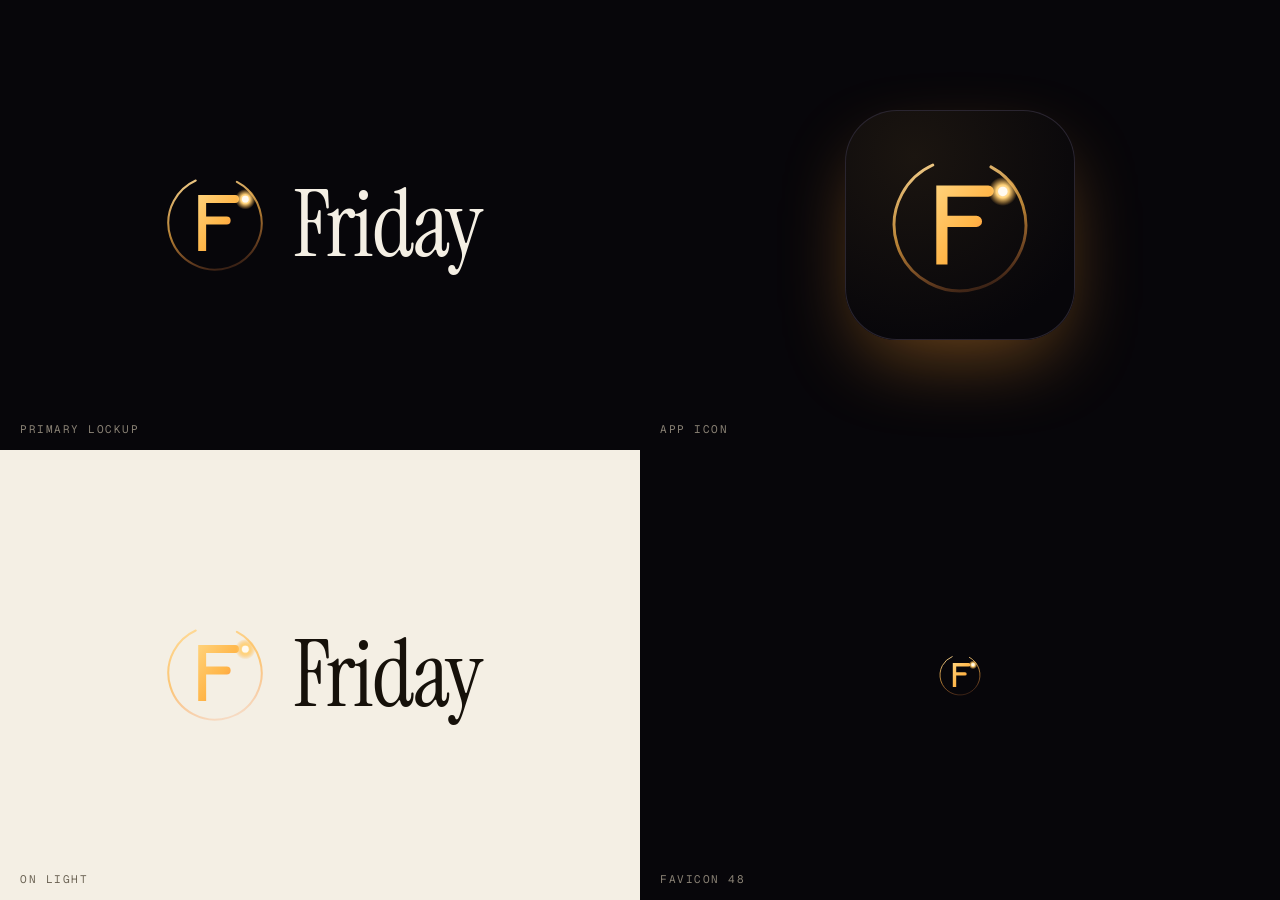
<file: brand/sheet.html>
<!doctype html><meta charset="utf-8">
<link href="https://fonts.googleapis.com/css2?family=Instrument+Serif:ital@0;1&family=Geist+Mono&display=swap" rel="stylesheet">
<style>
body{margin:0;background:#07060a;color:#f4efe4;display:grid;grid-template-columns:1fr 1fr;gap:0;font-family:"Geist Mono",monospace}
.c{height:450px;display:grid;place-items:center;position:relative}
.c small{position:absolute;left:20px;bottom:14px;font-size:11px;letter-spacing:.14em;color:#8a8275}
.lock{display:flex;align-items:center;gap:22px}
.lock svg{width:112px;height:112px}
.word{font:400 92px/1 "Instrument Serif",serif;letter-spacing:-.02em}
.light{background:#f4efe4;color:#16110a}
.icon{width:230px;height:230px;border-radius:52px;background:radial-gradient(120% 120% at 30% 20%,#1b1510,#07060a 70%);display:grid;place-items:center;box-shadow:0 30px 80px -20px rgba(255,160,50,.45),inset 0 0 0 1px #2a2530}
.icon svg{width:158px;height:158px}
.mono svg{width:160px;height:160px}
.mono path{fill:#16110a}.mono circle{fill:none;stroke:#16110a;stroke-width:2.2}
</style>
<div class="c"><div class="lock"><div id="m1"></div><span class="word">Friday</span></div><small>PRIMARY LOCKUP</small></div>
<div class="c"><div class="icon" id="m2"></div><small>APP ICON</small></div>
<div class="c light"><div class="lock"><div id="m3"></div><span class="word" style="color:#16110a">Friday</span></div><small style="color:#6b6354">ON LIGHT</small></div>
<div class="c"><div style="width:48px;height:48px" id="m4"></div><small>FAVICON 48</small></div>
<script>
fetch("mark.svg").then(r=>r.text()).then(t=>{
  for(const i of [1,2,3,4]){const d=document.getElementById("m"+i);d.innerHTML=t.replace(/id="(g|r|o)"/g,`id="$1${i}"`).replace(/url\(#(g|r|o)\)/g,`url(#$1${i})`);}
  document.querySelector("#m4 svg").style.cssText="width:48px;height:48px";
  document.documentElement.dataset.ready=1;
});
</script>
</file>
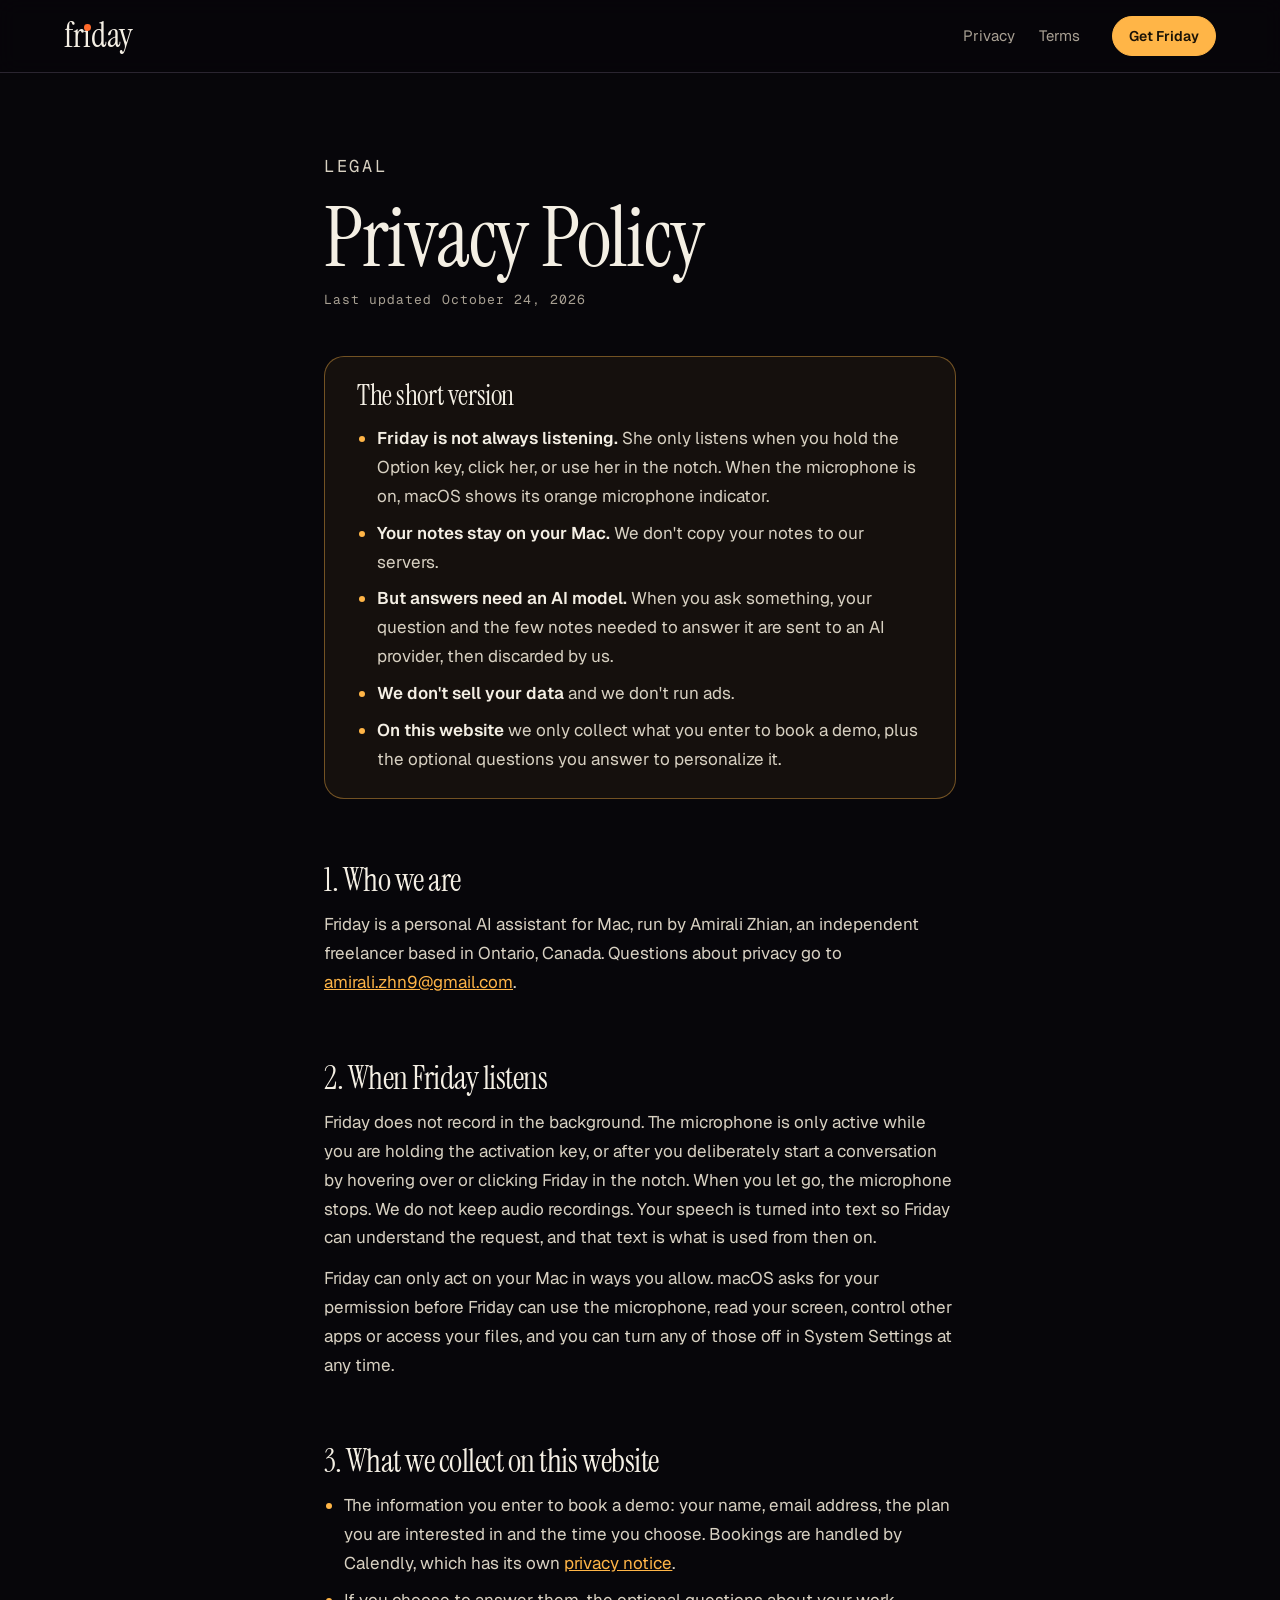
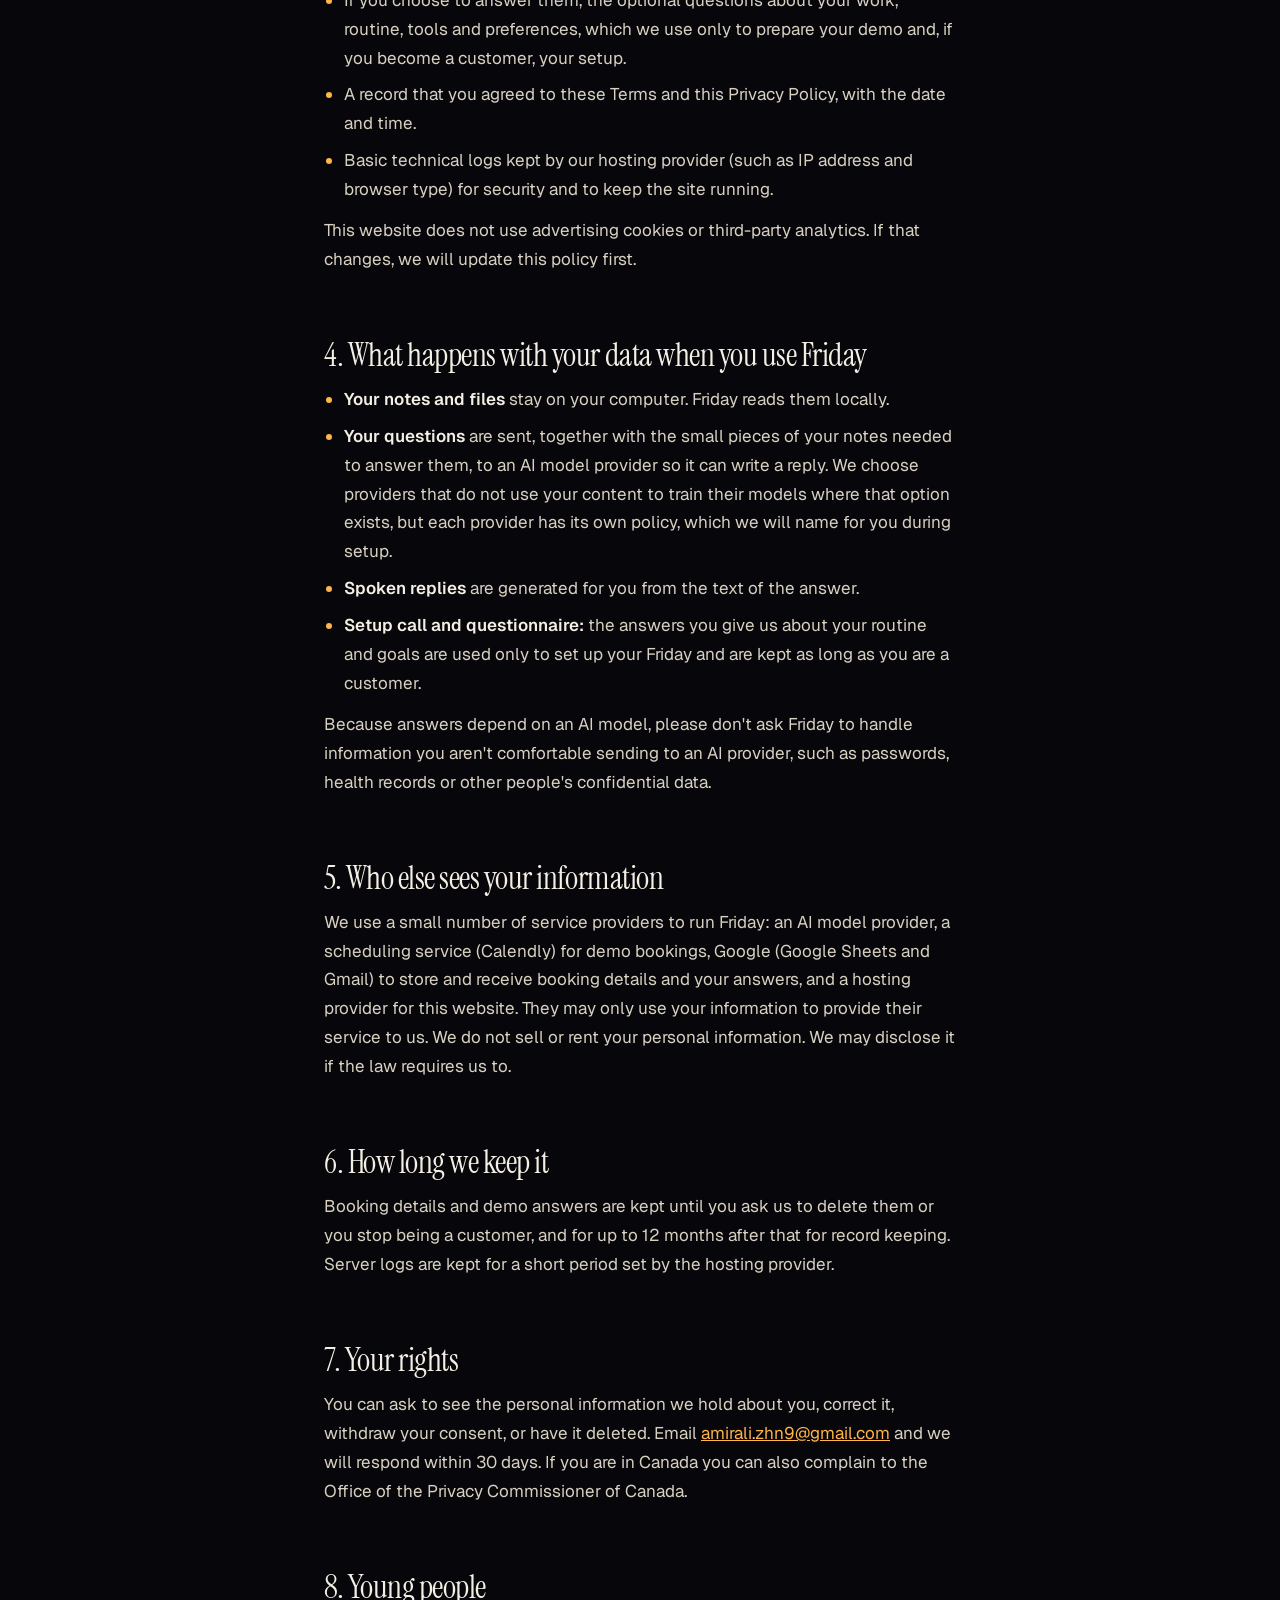
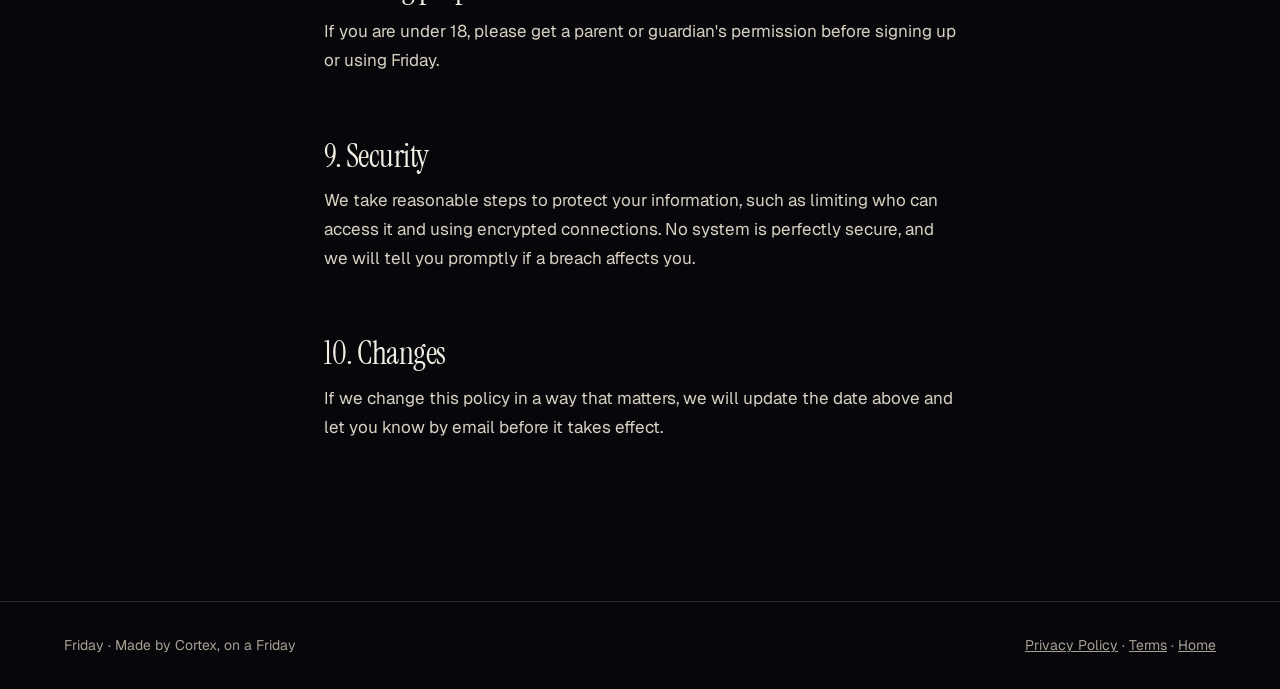
<file: site/privacy.html>
<!doctype html>
<html lang="en">
<head>
  <meta charset="utf-8">
  <meta name="viewport" content="width=device-width, initial-scale=1">
  <title>Privacy Policy · Friday</title>
  <meta name="description" content="How Friday handles your data, plainly. She is not always listening.">
  <meta name="theme-color" content="#07060a">
  <link rel="icon" href="favicon.svg" type="image/svg+xml">
  <link rel="preconnect" href="https://fonts.googleapis.com">
  <link rel="preconnect" href="https://fonts.gstatic.com" crossorigin>
  <link href="https://fonts.googleapis.com/css2?family=Instrument+Serif:ital@0;1&family=Geist:wght@400;600&family=Geist+Mono:wght@400&display=swap" rel="stylesheet">
  <link rel="stylesheet" href="styles.css">
</head>
<body class="legal">
  <header class="nav solid">
    <a class="brand" href="index.html" aria-label="Friday home"><span class="wm">fr<span class="ii">ı</span>day</span></a>
    <nav aria-label="Legal"><a href="privacy.html">Privacy</a><a href="terms.html">Terms</a></nav>
    <a class="btn btn-sm" href="index.html#join">Get Friday</a>
  </header>
  <main class="doc" id="main">
    <p class="kicker">Legal</p>
    <h1>Privacy Policy</h1>
    <p class="updated">Last updated October 24, 2026</p>

    <div class="short">
      <h2>The short version</h2>
      <ul>
        <li><b>Friday is not always listening.</b> She only listens when you hold the Option key, click her, or use her in the notch. When the microphone is on, macOS shows its orange microphone indicator.</li>
        <li><b>Your notes stay on your Mac.</b> We don't copy your notes to our servers.</li>
        <li><b>But answers need an AI model.</b> When you ask something, your question and the few notes needed to answer it are sent to an AI provider, then discarded by us.</li>
        <li><b>We don't sell your data</b> and we don't run ads.</li>
        <li><b>On this website</b> we only collect what you enter to book a demo, plus the optional questions you answer to personalize it.</li>
      </ul>
    </div>

    <h2>1. Who we are</h2>
    <p>Friday is a personal AI assistant for Mac, run by Amirali Zhian, an independent freelancer based in Ontario, Canada. Questions about privacy go to <a href="mailto:amirali.zhn9@gmail.com">amirali.zhn9@gmail.com</a>.</p>

    <h2>2. When Friday listens</h2>
    <p>Friday does not record in the background. The microphone is only active while you are holding the activation key, or after you deliberately start a conversation by hovering over or clicking Friday in the notch. When you let go, the microphone stops. We do not keep audio recordings. Your speech is turned into text so Friday can understand the request, and that text is what is used from then on.</p>
    <p>Friday can only act on your Mac in ways you allow. macOS asks for your permission before Friday can use the microphone, read your screen, control other apps or access your files, and you can turn any of those off in System Settings at any time.</p>

    <h2>3. What we collect on this website</h2>
    <ul>
      <li>The information you enter to book a demo: your name, email address, the plan you are interested in and the time you choose. Bookings are handled by Calendly, which has its own <a href="https://calendly.com/legal/privacy-notice" target="_blank" rel="noopener">privacy notice</a>.</li>
      <li>If you choose to answer them, the optional questions about your work, routine, tools and preferences, which we use only to prepare your demo and, if you become a customer, your setup.</li>
      <li>A record that you agreed to these Terms and this Privacy Policy, with the date and time.</li>
      <li>Basic technical logs kept by our hosting provider (such as IP address and browser type) for security and to keep the site running.</li>
    </ul>
    <p>This website does not use advertising cookies or third-party analytics. If that changes, we will update this policy first.</p>

    <h2>4. What happens with your data when you use Friday</h2>
    <ul>
      <li><b>Your notes and files</b> stay on your computer. Friday reads them locally.</li>
      <li><b>Your questions</b> are sent, together with the small pieces of your notes needed to answer them, to an AI model provider so it can write a reply. We choose providers that do not use your content to train their models where that option exists, but each provider has its own policy, which we will name for you during setup.</li>
      <li><b>Spoken replies</b> are generated for you from the text of the answer.</li>
      <li><b>Setup call and questionnaire:</b> the answers you give us about your routine and goals are used only to set up your Friday and are kept as long as you are a customer.</li>
    </ul>
    <p>Because answers depend on an AI model, please don't ask Friday to handle information you aren't comfortable sending to an AI provider, such as passwords, health records or other people's confidential data.</p>

    <h2>5. Who else sees your information</h2>
    <p>We use a small number of service providers to run Friday: an AI model provider, a scheduling service (Calendly) for demo bookings, Google (Google Sheets and Gmail) to store and receive booking details and your answers, and a hosting provider for this website. They may only use your information to provide their service to us. We do not sell or rent your personal information. We may disclose it if the law requires us to.</p>

    <h2>6. How long we keep it</h2>
    <p>Booking details and demo answers are kept until you ask us to delete them or you stop being a customer, and for up to 12 months after that for record keeping. Server logs are kept for a short period set by the hosting provider.</p>

    <h2>7. Your rights</h2>
    <p>You can ask to see the personal information we hold about you, correct it, withdraw your consent, or have it deleted. Email <a href="mailto:amirali.zhn9@gmail.com">amirali.zhn9@gmail.com</a> and we will respond within 30 days. If you are in Canada you can also complain to the Office of the Privacy Commissioner of Canada.</p>

    <h2>8. Young people</h2>
    <p>If you are under 18, please get a parent or guardian's permission before signing up or using Friday.</p>

    <h2>9. Security</h2>
    <p>We take reasonable steps to protect your information, such as limiting who can access it and using encrypted connections. No system is perfectly secure, and we will tell you promptly if a breach affects you.</p>

    <h2>10. Changes</h2>
    <p>If we change this policy in a way that matters, we will update the date above and let you know by email before it takes effect.</p>
  </main>
  <footer class="foot"><span>Friday · Made by Cortex, on a Friday</span><span><a href="privacy.html">Privacy Policy</a> · <a href="terms.html">Terms</a> · <a href="index.html">Home</a></span></footer>
</body>
</html>
</file>
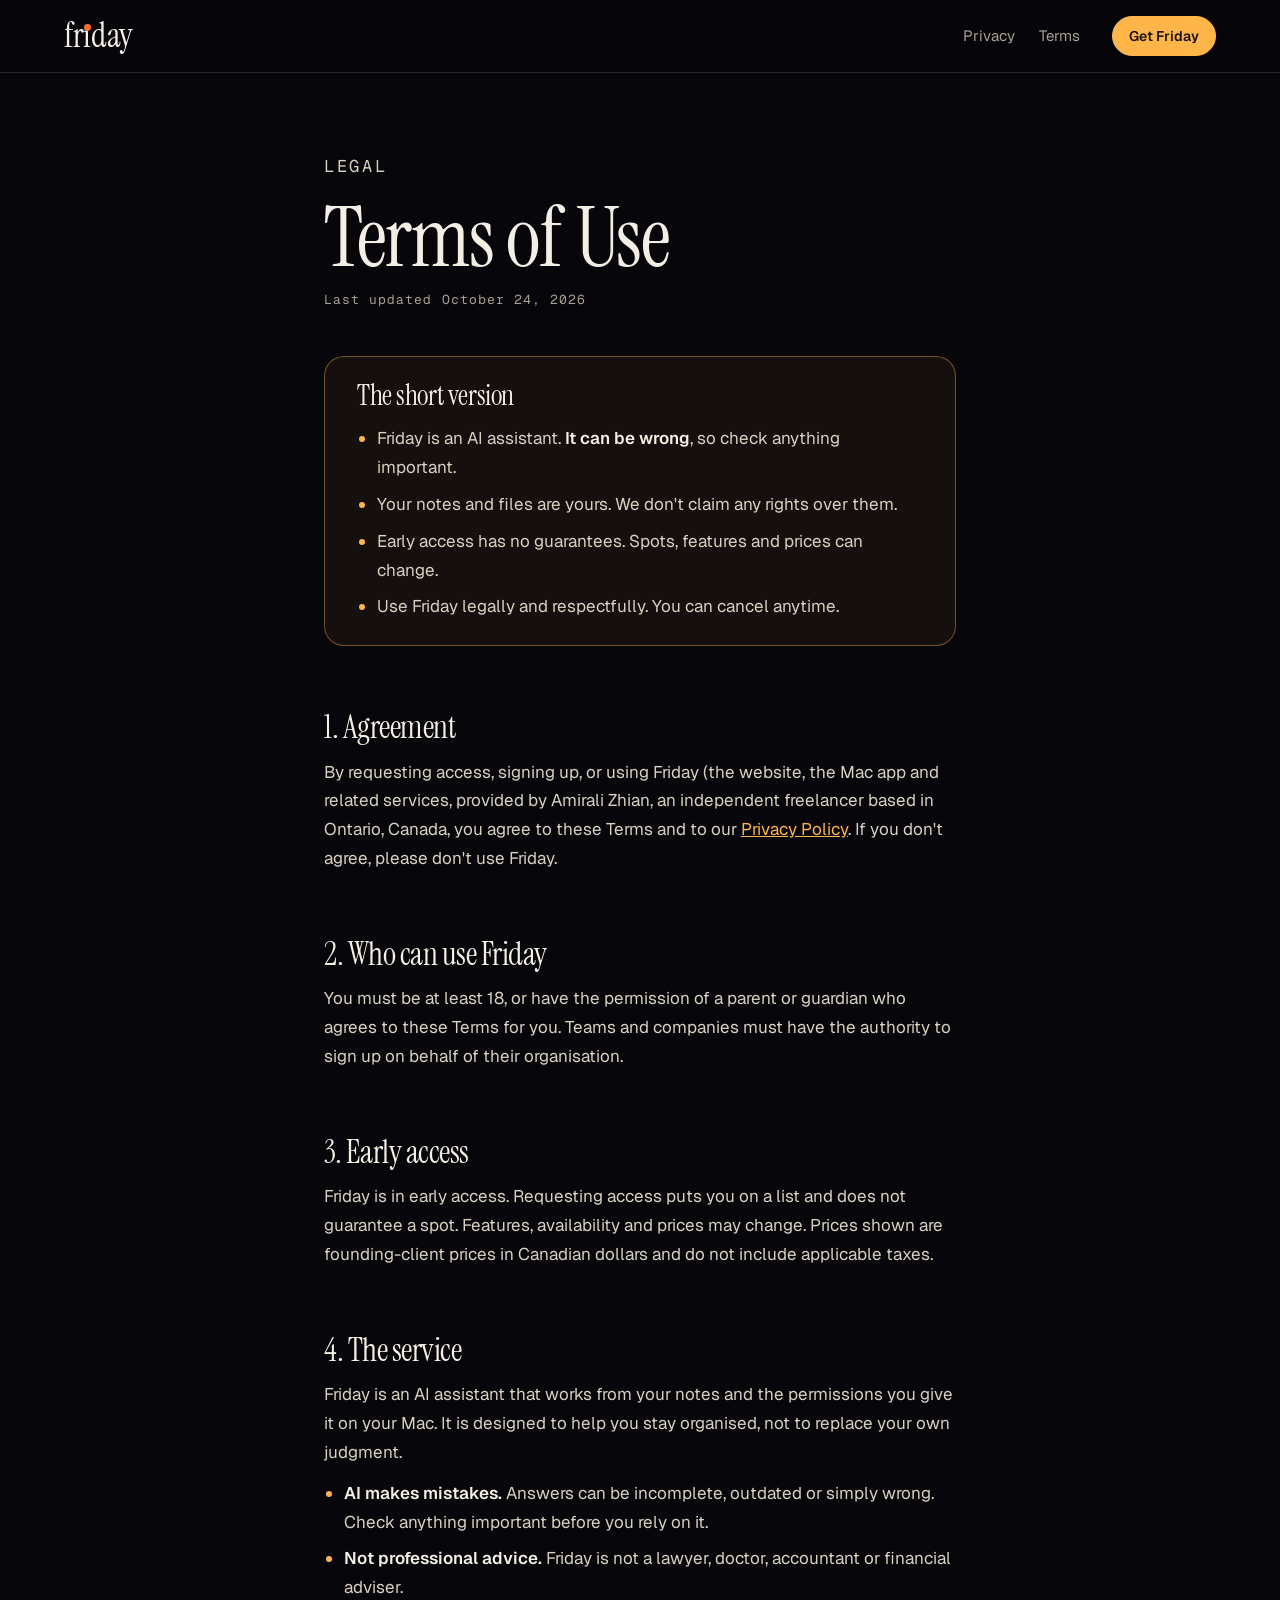
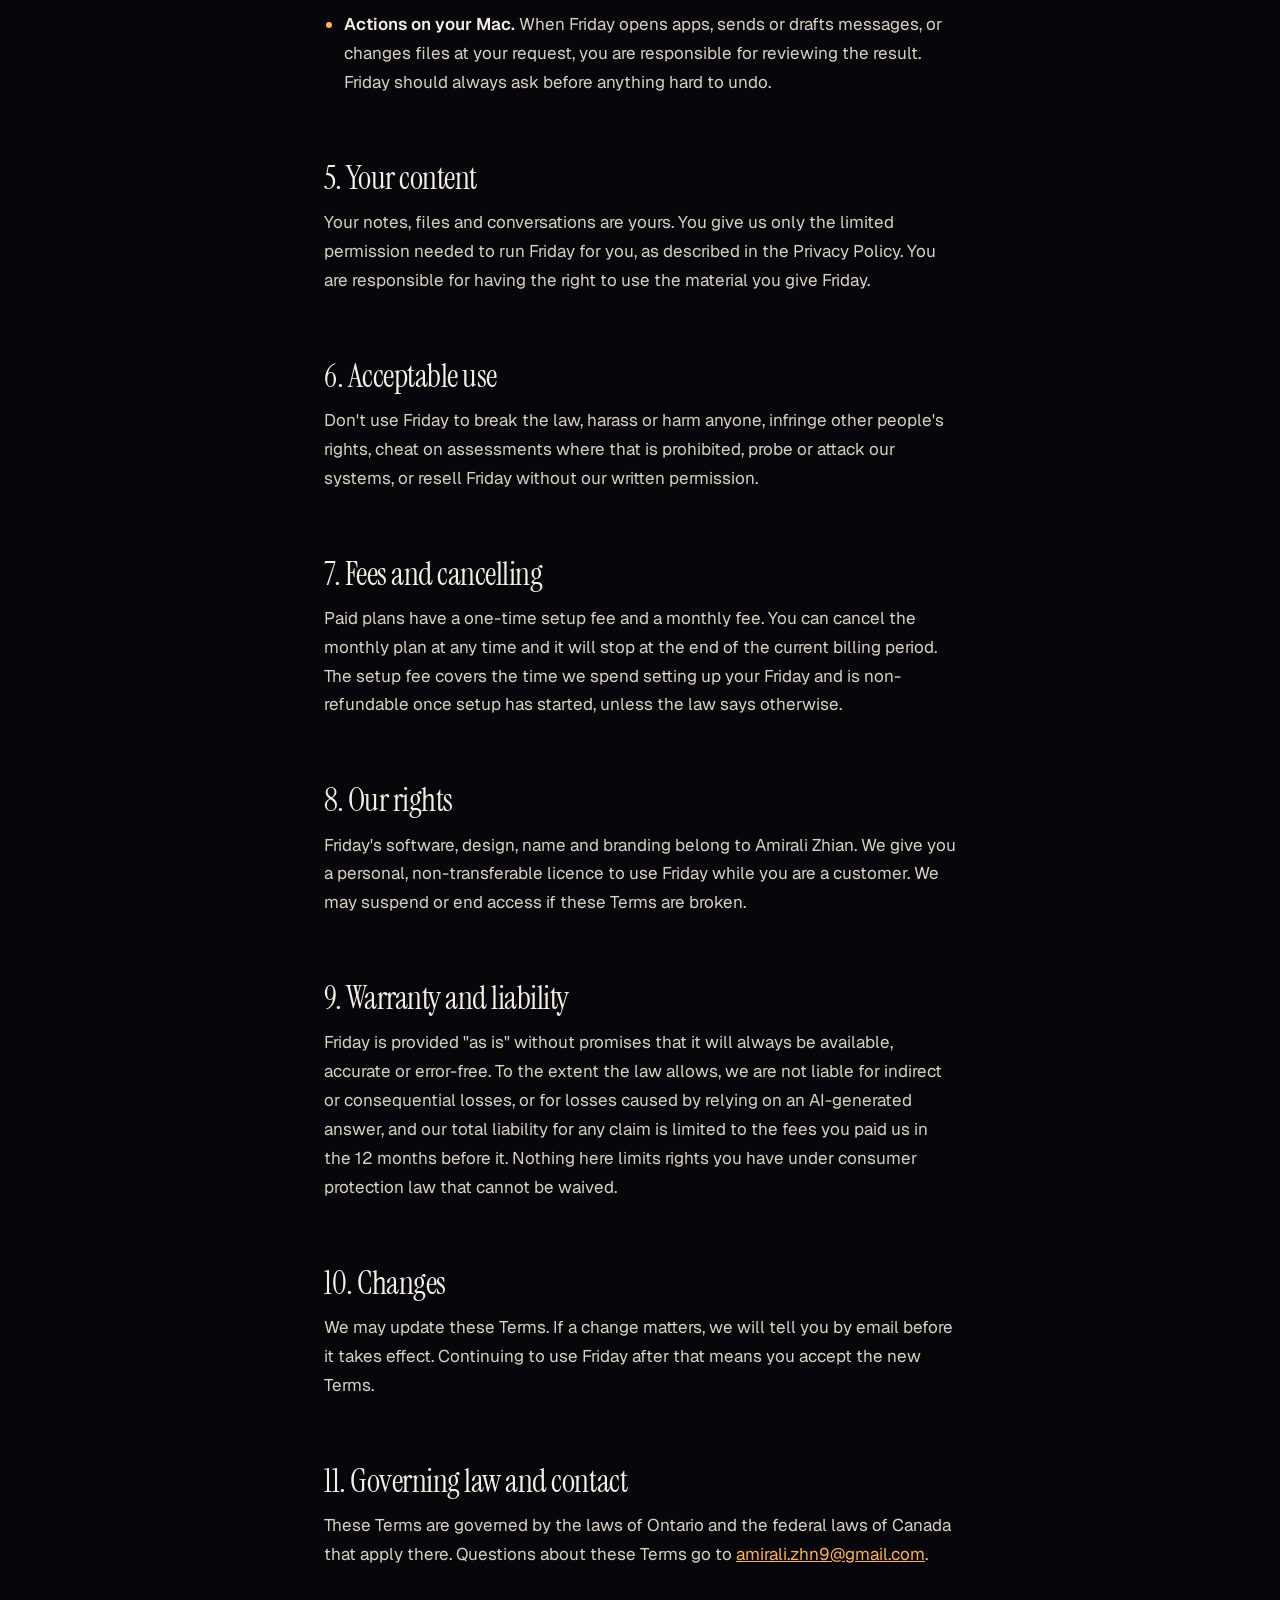
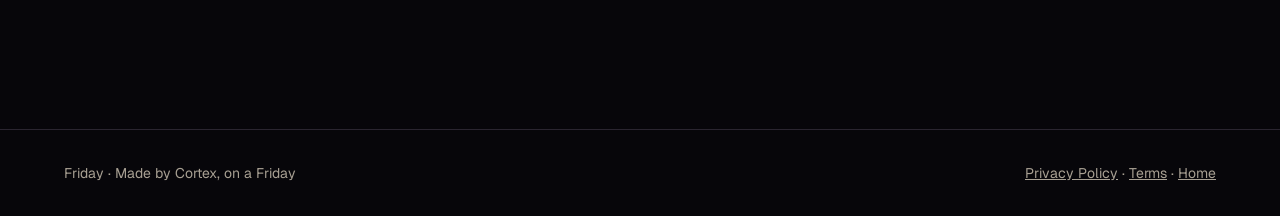
<file: site/terms.html>
<!doctype html>
<html lang="en">
<head>
  <meta charset="utf-8">
  <meta name="viewport" content="width=device-width, initial-scale=1">
  <title>Terms of Use · Friday</title>
  <meta name="description" content="The terms for using Friday, the personal AI assistant for Mac.">
  <meta name="theme-color" content="#07060a">
  <link rel="icon" href="favicon.svg" type="image/svg+xml">
  <link rel="preconnect" href="https://fonts.googleapis.com">
  <link rel="preconnect" href="https://fonts.gstatic.com" crossorigin>
  <link href="https://fonts.googleapis.com/css2?family=Instrument+Serif:ital@0;1&family=Geist:wght@400;600&family=Geist+Mono:wght@400&display=swap" rel="stylesheet">
  <link rel="stylesheet" href="styles.css">
</head>
<body class="legal">
  <header class="nav solid">
    <a class="brand" href="index.html" aria-label="Friday home"><span class="wm">fr<span class="ii">ı</span>day</span></a>
    <nav aria-label="Legal"><a href="privacy.html">Privacy</a><a href="terms.html">Terms</a></nav>
    <a class="btn btn-sm" href="index.html#join">Get Friday</a>
  </header>
  <main class="doc" id="main">
    <p class="kicker">Legal</p>
    <h1>Terms of Use</h1>
    <p class="updated">Last updated October 24, 2026</p>

    <div class="short">
      <h2>The short version</h2>
      <ul>
        <li>Friday is an AI assistant. <b>It can be wrong</b>, so check anything important.</li>
        <li>Your notes and files are yours. We don't claim any rights over them.</li>
        <li>Early access has no guarantees. Spots, features and prices can change.</li>
        <li>Use Friday legally and respectfully. You can cancel anytime.</li>
      </ul>
    </div>

    <h2>1. Agreement</h2>
    <p>By requesting access, signing up, or using Friday (the website, the Mac app and related services, provided by Amirali Zhian, an independent freelancer based in Ontario, Canada, you agree to these Terms and to our <a href="privacy.html">Privacy Policy</a>. If you don't agree, please don't use Friday.</p>

    <h2>2. Who can use Friday</h2>
    <p>You must be at least 18, or have the permission of a parent or guardian who agrees to these Terms for you. Teams and companies must have the authority to sign up on behalf of their organisation.</p>

    <h2>3. Early access</h2>
    <p>Friday is in early access. Requesting access puts you on a list and does not guarantee a spot. Features, availability and prices may change. Prices shown are founding-client prices in Canadian dollars and do not include applicable taxes.</p>

    <h2>4. The service</h2>
    <p>Friday is an AI assistant that works from your notes and the permissions you give it on your Mac. It is designed to help you stay organised, not to replace your own judgment.</p>
    <ul>
      <li><b>AI makes mistakes.</b> Answers can be incomplete, outdated or simply wrong. Check anything important before you rely on it.</li>
      <li><b>Not professional advice.</b> Friday is not a lawyer, doctor, accountant or financial adviser.</li>
      <li><b>Actions on your Mac.</b> When Friday opens apps, sends or drafts messages, or changes files at your request, you are responsible for reviewing the result. Friday should always ask before anything hard to undo.</li>
    </ul>

    <h2>5. Your content</h2>
    <p>Your notes, files and conversations are yours. You give us only the limited permission needed to run Friday for you, as described in the Privacy Policy. You are responsible for having the right to use the material you give Friday.</p>

    <h2>6. Acceptable use</h2>
    <p>Don't use Friday to break the law, harass or harm anyone, infringe other people's rights, cheat on assessments where that is prohibited, probe or attack our systems, or resell Friday without our written permission.</p>

    <h2>7. Fees and cancelling</h2>
    <p>Paid plans have a one-time setup fee and a monthly fee. You can cancel the monthly plan at any time and it will stop at the end of the current billing period. The setup fee covers the time we spend setting up your Friday and is non-refundable once setup has started, unless the law says otherwise.</p>

    <h2>8. Our rights</h2>
    <p>Friday's software, design, name and branding belong to Amirali Zhian. We give you a personal, non-transferable licence to use Friday while you are a customer. We may suspend or end access if these Terms are broken.</p>

    <h2>9. Warranty and liability</h2>
    <p>Friday is provided "as is" without promises that it will always be available, accurate or error-free. To the extent the law allows, we are not liable for indirect or consequential losses, or for losses caused by relying on an AI-generated answer, and our total liability for any claim is limited to the fees you paid us in the 12 months before it. Nothing here limits rights you have under consumer protection law that cannot be waived.</p>

    <h2>10. Changes</h2>
    <p>We may update these Terms. If a change matters, we will tell you by email before it takes effect. Continuing to use Friday after that means you accept the new Terms.</p>

    <h2>11. Governing law and contact</h2>
    <p>These Terms are governed by the laws of Ontario and the federal laws of Canada that apply there. Questions about these Terms go to <a href="mailto:amirali.zhn9@gmail.com">amirali.zhn9@gmail.com</a>.</p>
  </main>
  <footer class="foot"><span>Friday · Made by Cortex, on a Friday</span><span><a href="privacy.html">Privacy Policy</a> · <a href="terms.html">Terms</a> · <a href="index.html">Home</a></span></footer>
</body>
</html>
</file>
<file: site/styles.css>
:root {
  --ground: #07060a; --surface: #121016; --line: #2a2530;
  --ink: #f4efe4; --muted: #a8a093; --accent: #ffb547; --accent-2: #ff7a3d; --accent-ink: #1a1206;
  --focus: #8ec5ff;
  --font-display: "Instrument Serif", Georgia, serif;
  --font-text: "Geist", system-ui, sans-serif;
  --font-mono: "Geist Mono", ui-monospace, monospace;
  --s1: 4px; --s2: 8px; --s3: 12px; --s4: 16px; --s5: 24px; --s6: 32px; --s7: 48px; --s8: 64px; --s9: 96px; --s10: 128px;
  --r1: 4px; --r2: 10px; --r3: 20px;
  --pad: clamp(var(--s4), 5vw, var(--s9));
  --ease-out: cubic-bezier(0.16, 1, 0.3, 1);
}
* { box-sizing: border-box; }
html { scroll-behavior: smooth; }
body { margin: 0; background: var(--ground); color: var(--ink); font: 400 17px/1.6 var(--font-text); -webkit-font-smoothing: antialiased; overflow-x: hidden; }
img, svg { max-width: 100%; }
a { color: inherit; }
h1, h2, h3 { margin: 0; font-weight: 400; }
h1, h2 { font-family: var(--font-display); letter-spacing: -0.015em; line-height: 0.98; }
h1 { font-size: clamp(56px, 9vw, 132px); }
h2 { font-size: clamp(40px, 5.6vw, 76px); }
h3 { font: 600 18px/1.3 var(--font-text); }
em { font-style: italic; color: var(--accent); }
p { margin: 0; }
:focus-visible { outline: 2px solid var(--focus); outline-offset: 3px; border-radius: var(--r1); }
.skip { position: absolute; left: -999px; top: var(--s2); z-index: 50; background: var(--accent); color: var(--accent-ink); padding: var(--s2) var(--s4); }
.skip:focus { left: var(--s2); }

/* the 3D scene sits behind everything */
#scene { position: fixed; inset: 0; width: 100vw; height: 100vh; z-index: 0; display: block; }
main, .foot { position: relative; z-index: 1; }
body::after { content: ""; position: fixed; inset: 0; z-index: 0; pointer-events: none; background: radial-gradient(120% 90% at 50% 40%, transparent 55%, rgba(0,0,0,.65)); }

/* nav */
.nav { position: fixed; inset: 0 0 auto; z-index: 20; display: flex; align-items: center; gap: var(--s6); padding: var(--s4) var(--pad); transition: background .3s var(--ease-out), border-color .3s; border-bottom: 1px solid transparent; }
.nav.solid { background: rgba(7,6,10,.82); backdrop-filter: blur(10px); border-color: var(--line); }
.brand { display: flex; align-items: center; gap: var(--s2); text-decoration: none; color: var(--ink); }

.brand img { display: block; }
.wm { font: 400 34px/1 var(--font-display); letter-spacing: -.01em; }
.ii { position: relative; display: inline-block; }
.ii::after { content: ""; position: absolute; left: 50%; top: .14em; width: .2em; height: .2em; margin-left: -.1em; border-radius: 50%; background: #ff6a2b; }
.nav nav { display: flex; gap: var(--s5); margin-left: auto; }
.nav nav a { text-decoration: none; color: var(--muted); font-size: 15px; transition: color .2s var(--ease-out); }
.nav nav a:hover { color: var(--ink); }
@media (max-width: 760px) { .nav nav { display: none; } .nav .btn-sm { margin-left: auto; } }

/* buttons */
.btn { display: inline-flex; align-items: center; justify-content: center; gap: var(--s2); min-height: 52px; padding: 0 var(--s5); border-radius: 999px; border: 1px solid var(--accent); background: var(--accent); color: var(--accent-ink); font: 600 16px/1 var(--font-text); text-decoration: none; cursor: pointer; transition: transform .2s var(--ease-out), background .2s var(--ease-out), box-shadow .3s var(--ease-out); }
.btn:hover { transform: translateY(-2px); background: #ffc56b; box-shadow: 0 10px 40px -10px rgba(255,181,71,.6); }
.btn:active { transform: translateY(0); }
.btn svg { width: 16px; height: 16px; fill: currentColor; }
.btn-ghost { background: rgba(18,16,22,.5); color: var(--ink); border-color: var(--line); backdrop-filter: blur(6px); }
.btn-ghost:hover { background: var(--surface); border-color: var(--muted); box-shadow: none; }
.btn-sm { min-height: 40px; font-size: 14px; padding: 0 var(--s4); }
.btn[disabled] { opacity: .6; cursor: wait; }
.btn-voice.playing { animation: ping 1.4s var(--ease-out) infinite; }
@keyframes ping { 0% { box-shadow: 0 0 0 0 rgba(255,181,71,.55); } 100% { box-shadow: 0 0 0 22px rgba(255,181,71,0); } }

/* hero */
.hero { position: relative; min-height: 100svh; display: flex; align-items: center; padding: var(--s9) var(--pad) var(--s8); }
.hero-copy { max-width: 720px; }
.eyebrow { display: flex; align-items: center; gap: var(--s3); font: 400 13px/1 var(--font-mono); text-transform: uppercase; letter-spacing: .16em; color: var(--muted); margin-bottom: var(--s6); }
.dot { width: 8px; height: 8px; border-radius: 50%; background: var(--accent); animation: blink 2s ease-in-out infinite; }
@keyframes blink { 50% { opacity: .25; } }
.lede { margin-top: var(--s6); max-width: 32em; font-size: 20px; color: var(--muted); }
.cta-row { display: flex; flex-wrap: wrap; gap: var(--s3); margin-top: var(--s7); }
.fine { margin-top: var(--s4); font-size: 14px; color: var(--muted); }
.center { text-align: center; }
.scroll-hint { position: absolute; left: 50%; bottom: var(--s6); transform: translateX(-50%); font: 400 11px/1 var(--font-mono); letter-spacing: .3em; text-transform: uppercase; color: var(--muted); }
.scroll-hint::after { content: ""; display: block; width: 1px; height: 40px; margin: var(--s3) auto 0; background: linear-gradient(var(--accent), transparent); animation: drip 2s var(--ease-out) infinite; transform-origin: top; }
@keyframes drip { 0% { transform: scaleY(0); } 60% { transform: scaleY(1); opacity: 1; } 100% { transform: scaleY(1); opacity: 0; } }
@media (max-width: 900px) { .hero { align-items: flex-end; padding-bottom: var(--s9); } }

/* the workshop: 3D HUD panels that assemble on scroll. --p goes 0 to 1 (defaults to assembled without JS) */
.lab { --p: 1; height: 260vh; }
.lab-sticky { position: sticky; top: 0; height: 100vh; overflow: hidden; display: grid; place-items: center; perspective: 1100px; }
.lab-stage { position: relative; width: min(860px, 92vw); aspect-ratio: 16 / 10; transform-style: preserve-3d; transform: rotateX(calc(18deg - var(--p) * 10deg)) rotateY(calc(-28deg + var(--p) * 24deg)) translateZ(calc(-260px + var(--p) * 200px)); }
.lab-copy { position: absolute; left: var(--pad); right: var(--pad); bottom: var(--s8); text-align: center; opacity: calc(var(--p) * 2 - 0.8); }
.lab-copy h2 { max-width: 16em; margin: var(--s3) auto 0; font-size: clamp(32px, 4.4vw, 60px); }
.ring { position: absolute; left: 50%; top: 50%; border-radius: 50%; border: 1px solid rgba(255,181,71,.45); transform-style: preserve-3d; }
.r1 { width: 240px; height: 240px; margin: -120px 0 0 -120px; border-style: dashed; animation: spin 18s linear infinite; }
.r2 { width: 340px; height: 340px; margin: -170px 0 0 -170px; border-color: rgba(255,181,71,.2); transform: rotateX(70deg); animation: spin3d 14s linear infinite; }
.r3 { width: 420px; height: 420px; margin: -210px 0 0 -210px; border-color: rgba(255,122,61,.25); border-width: 2px 0; animation: spin 30s linear infinite reverse; }
@keyframes spin { to { rotate: 360deg; } }
@keyframes spin3d { to { transform: rotateX(70deg) rotateZ(360deg); } }
.core { position: absolute; left: 50%; top: 50%; width: 90px; height: 90px; margin: -45px 0 0 -45px; border-radius: 50%; background: radial-gradient(circle, #fff3d6 0%, var(--accent) 35%, rgba(255,122,61,.15) 70%, transparent 72%); box-shadow: 0 0 80px 20px rgba(255,181,71,.35); }
.panel { --tx: 0px; --ty: 0px; --tz: 0px; --ry: 0deg;
  position: absolute; width: 210px; padding: var(--s3) var(--s4); display: grid; gap: 4px; border: 1px solid rgba(255,181,71,.35); border-radius: var(--r1); background: rgba(24,18,10,.72); backdrop-filter: blur(4px); font: 400 12px/1.4 var(--font-mono); color: var(--ink);
  transform: translate3d(calc(var(--tx) * (1 - var(--p))), calc(var(--ty) * (1 - var(--p))), calc(var(--tz) + (1 - var(--p)) * 700px)) rotateY(var(--ry));
  opacity: calc(var(--p) * 1.6 - 0.1); }
.panel b { font-weight: 400; letter-spacing: .16em; color: var(--accent); font-size: 11px; }
.panel span { color: var(--muted); }
.panel i { display: block; height: 3px; margin-top: 6px; background: linear-gradient(90deg, var(--accent) var(--w), rgba(255,255,255,.08) var(--w)); }
.p1 { left: 0; top: 4%; --tx: -500px; --ty: -200px; --tz: 60px; --ry: 22deg; }
.p2 { right: 0; top: 0; --tx: 500px; --ty: -260px; --tz: 30px; --ry: -22deg; }
.p3 { left: -4%; top: 42%; --tx: -600px; --ty: 40px; --tz: 120px; --ry: 26deg; }
.p4 { right: -4%; top: 40%; --tx: 600px; --ty: 0px; --tz: 140px; --ry: -26deg; }
.p5 { left: 6%; bottom: 2%; --tx: -400px; --ty: 300px; --tz: 40px; --ry: 18deg; }
.p6 { right: 6%; bottom: 6%; --tx: 400px; --ty: 300px; --tz: 70px; --ry: -18deg; }
@media (max-width: 700px) { .panel { width: 150px; font-size: 10px; } .r3 { display: none; } .lab-stage { aspect-ratio: 3 / 4; } }

/* chapters over the morphing particles */
.chapter { min-height: 150vh; display: flex; align-items: center; padding: var(--s9) var(--pad); }
.chapter-copy { max-width: 560px; }
.kicker { font: 400 13px/1 var(--font-mono); text-transform: uppercase; letter-spacing: .16em; color: var(--accent); }
.chapter h2 { margin-top: var(--s5); }
.chapter p:not(.kicker) { margin-top: var(--s5); font-size: 19px; color: var(--muted); max-width: 30em; }
@media (max-width: 900px) { .chapter-copy { padding: var(--s6); border-radius: var(--r3); background: rgba(7,6,10,.7); backdrop-filter: blur(6px); } }

/* use cases */
.uses { max-width: 1240px; margin: 0 auto; padding: var(--s10) var(--pad) var(--s8); }
.uses h2 { margin-top: var(--s4); max-width: 14em; }
.uses-grid { display: grid; grid-template-columns: repeat(3, minmax(0, 1fr)); gap: var(--s4); margin-top: var(--s7); perspective: 1000px; }
.use { padding: var(--s6) var(--s5); border: 1px solid var(--line); border-radius: var(--r3); background: rgba(18,16,22,.84); backdrop-filter: blur(8px); transition: border-color .25s var(--ease-out), transform .25s var(--ease-out); }
.use:hover { border-color: var(--accent); }
.use h3 { font: 400 36px/1 var(--font-display); margin-bottom: var(--s5); }
.use ul { list-style: none; margin: 0; padding: 0; display: grid; gap: var(--s3); color: var(--muted); font-size: 16px; }
.use li::before { content: ""; display: inline-block; width: 6px; height: 6px; margin-right: var(--s3); border-radius: 50%; background: var(--accent); vertical-align: middle; }
.uses .fine { margin-top: var(--s5); }
@media (max-width: 900px) { .uses-grid { grid-template-columns: minmax(0, 1fr); } }

/* live demo console */
.demo { min-height: 100vh; padding: var(--s10) var(--pad) var(--s9); display: grid; justify-items: center; align-content: center; gap: var(--s7); }
.demo-head { text-align: center; }
.demo-head h2 { margin-top: var(--s4); }
.console { width: min(760px, 100%); padding: var(--s5); border: 1px solid rgba(255,181,71,.3); border-radius: var(--r3); background: rgba(14,11,14,.78); backdrop-filter: blur(14px); font-family: var(--font-mono); box-shadow: 0 40px 120px -40px rgba(255,140,40,.35); }
.console-top { display: flex; align-items: center; gap: var(--s3); padding-bottom: var(--s4); border-bottom: 1px solid var(--line); font-size: 12px; letter-spacing: .14em; color: var(--muted); }
.status { color: var(--accent); }
.clock { margin-left: auto; }
.orb { width: 14px; height: 14px; border-radius: 50%; background: var(--accent); box-shadow: 0 0 0 calc(4px + var(--amp, 0) * 18px) rgba(255,181,71,.18); transition: box-shadow 60ms linear; }
.screen { min-height: 170px; padding: var(--s6) var(--s2) var(--s4); display: grid; align-content: start; gap: var(--s4); }
.q { color: var(--muted); font-size: 14px; }
.a { font: 400 clamp(22px, 3vw, 30px)/1.3 var(--font-display); font-style: normal; color: var(--ink); font-family: var(--font-display); }
.a .w { opacity: .18; transition: opacity .25s var(--ease-out); }
.a .w.on { opacity: 1; }
.bars { display: flex; align-items: center; gap: 3px; height: 56px; margin: var(--s2) 0 var(--s5); }
.bars i { flex: 1; height: 6%; min-height: 2px; border-radius: 2px; background: var(--accent); opacity: .85; transition: height 70ms linear; }
.chips { display: flex; flex-wrap: wrap; gap: var(--s2); }
.chip { min-height: 44px; padding: 0 var(--s4); border: 1px solid var(--line); border-radius: 999px; background: transparent; color: var(--ink); font: 400 14px var(--font-text); cursor: pointer; transition: border-color .2s var(--ease-out), background .2s var(--ease-out); }
.chip:hover { border-color: var(--accent); }
.chip[aria-pressed="true"] { background: var(--accent); color: var(--accent-ink); border-color: var(--accent); }

/* plain sections */
.section { max-width: 1240px; margin: 0 auto; padding: var(--s10) var(--pad) 0; }
.section-lede { margin-top: var(--s4); max-width: 40em; color: var(--muted); font-size: 19px; }
.steps { list-style: none; padding: 0; margin: var(--s7) 0 0; display: grid; grid-template-columns: repeat(3, minmax(0, 1fr)); gap: var(--s5); perspective: 900px; }
.steps li { padding: var(--s6) var(--s5); border: 1px solid var(--line); border-top: 2px solid var(--accent); border-radius: var(--r2); background: rgba(18,16,22,.82); backdrop-filter: blur(8px); }
.num { display: block; font: 400 64px/1 var(--font-display); color: var(--accent); margin-bottom: var(--s4); }
.steps p { margin-top: var(--s2); color: var(--muted); }
@media (max-width: 800px) { .steps { grid-template-columns: minmax(0, 1fr); } }

.plans { display: grid; grid-template-columns: repeat(3, minmax(0, 1fr)); gap: var(--s4); margin-top: var(--s7); align-items: stretch; perspective: 1200px; }
.plan { display: flex; flex-direction: column; padding: var(--s6); border: 1px solid var(--line); border-radius: var(--r3); background: rgba(18,16,22,.86); backdrop-filter: blur(8px); }
.plan-hot { border-color: var(--accent); background: rgba(34,26,14,.9); box-shadow: 0 30px 90px -30px rgba(255,160,50,.45); }
.tag { align-self: flex-start; margin-bottom: var(--s3); padding: var(--s1) var(--s3); border-radius: 999px; background: var(--accent); color: var(--accent-ink); font: 600 12px/1.6 var(--font-text); }
.who { margin-top: var(--s1); color: var(--muted); font-size: 15px; }
.price { margin-top: var(--s5); color: var(--muted); }
.price span { font: 400 64px/1 var(--font-display); color: var(--ink); }
.setup { margin-top: var(--s2); font-size: 14px; color: var(--muted); }
.setup s { opacity: .6; }
.plan ul { list-style: none; padding: 0; margin: var(--s5) 0 var(--s6); display: grid; gap: var(--s2); font-size: 15px; flex: 1; }
.plan li::before { content: "✓"; color: var(--accent); margin-right: var(--s2); }
@media (max-width: 900px) { .plans { grid-template-columns: minmax(0, 1fr); } }

.privacy-card { padding: var(--s8) clamp(var(--s5), 5vw, var(--s8)); border-radius: var(--r3); background: linear-gradient(135deg, var(--accent), var(--accent-2)); color: var(--accent-ink); }
.privacy h2 { color: var(--accent-ink); }
.privacy a { color: var(--accent-ink); font-weight: 600; }
.privacy p { margin-top: var(--s4); max-width: 38em; font-size: 19px; }

.faq { margin-top: var(--s6); border-top: 1px solid var(--line); max-width: 820px; }
.faq details { border-bottom: 1px solid var(--line); }
.faq summary { cursor: pointer; padding: var(--s5) 0; font-weight: 600; list-style: none; display: flex; justify-content: space-between; gap: var(--s4); }
.faq summary::after { content: "+"; color: var(--accent); font-size: 22px; line-height: 1; transition: transform .2s var(--ease-out); }
.faq details[open] summary::after { transform: rotate(45deg); }
.faq summary::-webkit-details-marker { display: none; }
.faq details p { padding-bottom: var(--s5); color: var(--muted); max-width: 40em; }

.join { text-align: center; min-height: 90vh; display: grid; align-content: center; padding-bottom: var(--s10); }
.join .section-lede { margin-inline: auto; }
form { display: grid; grid-template-columns: repeat(3, minmax(0, 1fr)) auto; gap: var(--s3); align-items: end; width: 100%; max-width: 920px; margin: var(--s7) auto 0; text-align: left; padding: var(--s5); border: 1px solid var(--line); border-radius: var(--r3); background: rgba(14,11,14,.8); backdrop-filter: blur(12px); }
.field { display: grid; gap: var(--s2); }
label { font-size: 14px; color: var(--muted); }
input, select { min-height: 52px; padding: 0 var(--s4); border: 1px solid var(--line); border-radius: var(--r2); background: var(--ground); color: var(--ink); font: 400 16px var(--font-text); }
input:focus, select:focus { border-color: var(--accent); outline: none; }
input[aria-invalid="true"] { border-color: #ff7a6b; }
.msg { grid-column: 1 / -1; min-height: 1.6em; text-align: center; color: var(--muted); }
.msg.ok { color: var(--accent); }
.msg.err { color: #ff8b7e; }
@media (max-width: 760px) { form { grid-template-columns: minmax(0, 1fr); } }

.foot { display: flex; justify-content: space-between; align-items: center; padding: var(--s6) var(--pad); border-top: 1px solid var(--line); color: var(--muted); font-size: 14px; background: var(--ground); }

/* scroll-driven 3D reveals, only where the browser supports them; content is visible otherwise */
@supports (animation-timeline: view()) {
  .tilt { animation: tilt-in linear both; animation-timeline: view(); animation-range: entry 0% cover 35%; transform-origin: 50% 100%; }
  @keyframes tilt-in { from { transform: rotateX(38deg) translateY(80px) scale(.92); opacity: .15; } to { transform: none; opacity: 1; } }
  .chapter-copy, .demo-head, .section > h2 { animation: rise-in linear both; animation-timeline: view(); animation-range: entry 0% cover 30%; }
  @keyframes rise-in { from { transform: translateY(60px); opacity: 0; filter: blur(6px); } to { transform: none; opacity: 1; filter: none; } }
}

@media (prefers-reduced-motion: reduce) {
  *, *::before, *::after { animation: none !important; transition: none !important; }
  html { scroll-behavior: auto; }
  .lab { --p: 1 !important; }
}

/* notch demo: an animated Mac screen */
.notch { max-width: 1240px; margin: 0 auto; padding: var(--s10) var(--pad) var(--s8); text-align: center; }
.notch-head h2 { margin-top: var(--s4); }
.notch-head .section-lede { margin-inline: auto; }
.mac { position: relative; width: min(980px, 100%); aspect-ratio: 16 / 10; margin: var(--s7) auto 0; border-radius: var(--r3); border: 1px solid #3a3340; overflow: hidden; text-align: left;
  background: radial-gradient(90% 80% at 20% 10%, #3a2412, transparent 60%), radial-gradient(70% 70% at 90% 90%, #2a1030, transparent 60%), #0e0b12;
  box-shadow: 0 60px 140px -50px rgba(255,150,40,.4), inset 0 0 0 6px #050407; }
.bar { position: absolute; inset: 0 0 auto; height: 30px; display: flex; align-items: center; gap: 18px; padding: 0 20px; font: 400 12px var(--font-text); color: #e8e1d3; background: rgba(0,0,0,.35); }
.bar b { font-weight: 600; } .bar .apple { width: 11px; height: 13px; border-radius: 50% 50% 45% 45%; background: #e8e1d3; opacity: .85; }
.bar-r { margin-left: auto; font-style: normal; }
.win { position: absolute; border-radius: 12px; background: rgba(255,255,255,.04); border: 1px solid rgba(255,255,255,.07); }
.w1 { left: 7%; top: 22%; width: 38%; height: 52%; } .w2 { left: 40%; top: 36%; width: 32%; height: 44%; background: rgba(255,181,71,.05); } .w3 { right: 6%; top: 18%; width: 22%; height: 30%; }
.notch-shape { position: absolute; left: 50%; top: 0; z-index: 3; width: 17%; height: 30px; transform: translateX(-50%); background: #000; border-radius: 0 0 14px 14px; overflow: hidden;
  transition: width .55s var(--ease-out), height .55s var(--ease-out), border-radius .55s var(--ease-out); }
.notch-shape.open { width: 52%; height: 44%; border-radius: 0 0 26px 26px; box-shadow: 0 0 0 1px rgba(255,181,71,.25), 0 30px 80px -10px rgba(255,160,50,.35); }
.nbody { padding: 44px 6% 0; opacity: 0; transition: opacity .3s .15s; font-family: var(--font-mono); }
.open .nbody { opacity: 1; }
.nrow { display: flex; align-items: center; gap: var(--s3); font-size: 11px; letter-spacing: .16em; color: var(--accent); }
.nq { min-height: 1.4em; margin-top: var(--s3); font-size: clamp(11px, 1.35vw, 14px); color: var(--muted); }
.na { min-height: 2.8em; margin-top: var(--s2); font: 400 clamp(15px, 2.1vw, 24px)/1.25 var(--font-display); color: var(--ink); }
.nbars { display: flex; align-items: center; gap: 3px; height: 26px; margin-top: var(--s3); }
.nbars i { flex: 1; height: 12%; border-radius: 2px; background: var(--accent); opacity: .85; }
.speaking .nbars i { animation: nb .9s ease-in-out infinite; }
.nbars i:nth-child(2n) { animation-delay: -.3s !important; } .nbars i:nth-child(3n) { animation-delay: -.6s !important; } .nbars i:nth-child(5n) { animation-delay: -.15s !important; }
@keyframes nb { 50% { height: 95%; } }
.cursor { position: absolute; z-index: 5; left: 0; top: 0; width: 22px; height: 22px; transform: translate(70%, 60%); transition: transform 1.3s cubic-bezier(.5,0,.2,1); filter: drop-shadow(0 2px 3px rgba(0,0,0,.6)); }
.cursor.at-notch { transform: translate(calc(var(--mw) * .5 - 8px), 12px); }
.keycap { position: absolute; z-index: 4; left: 50%; bottom: 8%; display: grid; place-items: center; gap: 2px; width: 84px; height: 78px; transform: translateX(-50%) translateY(14px); opacity: 0; border-radius: 12px; border: 1px solid #4a4235; background: linear-gradient(#2a2520, #16130f); color: var(--muted); font-family: var(--font-mono); transition: opacity .3s, transform .3s var(--ease-out), box-shadow .3s, color .3s; }
.keycap b { font-size: 26px; font-weight: 400; line-height: 1; } .keycap span { font-size: 11px; letter-spacing: .08em; }
.keycap.show { opacity: 1; transform: translateX(-50%); }
.keycap.down { color: var(--accent-ink); background: linear-gradient(#ffc56b, #ffb547); border-color: var(--accent); box-shadow: 0 0 40px 6px rgba(255,181,71,.55); transform: translateX(-50%) translateY(3px); }
.notch-cap { margin-top: var(--s5); font: 400 13px/1 var(--font-mono); letter-spacing: .16em; text-transform: uppercase; color: var(--accent); min-height: 1em; }
@media (max-width: 700px) { .mac { aspect-ratio: 4 / 3; } .notch-shape.open { width: 80%; height: 62%; } .bar span:not(.apple) { display: none; } .bar b { display: none; } }

/* consent checkbox in the sign-up form */
.consent { grid-column: 1 / -1; display: flex; align-items: flex-start; gap: var(--s3); font-size: 14px; color: var(--muted); }
.consent input { flex: none; width: 22px; min-height: 22px; height: 22px; margin: 1px 0 0; padding: 0; accent-color: var(--accent); }
.consent label { font-size: 14px; line-height: 1.5; }
.consent a { padding: 10px 0; }
.consent a, .foot-links a, .doc a { color: var(--accent); }
.consent input[aria-invalid="true"] { outline: 2px solid #ff7a6b; outline-offset: 2px; }
.foot-links { display: flex; gap: var(--s5); flex-wrap: wrap; }
.foot-links a { color: var(--muted); display: inline-flex; align-items: center; min-height: 44px; } .foot-links a:hover { color: var(--ink); }
@media (max-width: 760px) { .foot { flex-direction: column; align-items: flex-start; gap: var(--s1); } }

/* legal pages */
body.legal::after { display: none; }
.nav nav a + a { margin-left: 0; }
.doc { max-width: 760px; margin: 0 auto; padding: 140px var(--pad) var(--s9); }
.doc h1 { font-size: clamp(44px, 7vw, 84px); margin-top: var(--s4); }
.doc .updated { margin-top: var(--s3); font: 400 13px var(--font-mono); letter-spacing: .08em; color: var(--muted); }
.doc h2 { font: 400 32px/1.1 var(--font-display); margin: var(--s8) 0 var(--s3); }
.doc p, .doc li { color: #d8d1c2; font-size: 17px; line-height: 1.7; }
.doc p { margin-top: var(--s3); }
.doc ul { margin: var(--s3) 0 0; padding-left: 1.2em; display: grid; gap: var(--s2); }
.doc li::marker { color: var(--accent); }
.doc b { color: var(--ink); font-weight: 600; }
.short { margin-top: var(--s7); padding: var(--s5) var(--s6); border: 1px solid rgba(255,181,71,.4); border-radius: var(--r3); background: rgba(255,181,71,.06); }
.short h2 { margin-top: 0; font-size: 28px; }
body.legal .foot { margin-top: var(--s8); }

/* boot screen: a calm start-up, shown once per visit */
#boot { display: none; position: fixed; inset: 0; z-index: 100; place-items: center; background: #07060a; transition: opacity .7s var(--ease-out), visibility .7s; }
html.booting #boot { display: grid; }
html.booting body { overflow: hidden; }
#boot.done { opacity: 0; visibility: hidden; }
.boot-inner { width: min(320px, 80vw); display: grid; justify-items: start; gap: var(--s4); }
.boot-inner img { opacity: 0; transform: scale(.9); animation: bootin .7s .1s var(--ease-out) forwards; }
.boot-name { font: 400 56px/1 var(--font-display); letter-spacing: -.01em; opacity: 0; animation: bootin .7s .25s var(--ease-out) forwards; }
.boot-log { list-style: none; margin: var(--s2) 0 0; padding: 0; display: grid; gap: var(--s2); font: 400 13px/1 var(--font-mono); letter-spacing: .08em; color: var(--muted); }
.boot-log li { opacity: 0; transform: translateY(4px); transition: opacity .35s, transform .35s var(--ease-out), color .3s; display: flex; align-items: center; gap: var(--s3); }
.boot-log li::before { content: ""; width: 6px; height: 6px; border-radius: 50%; border: 1px solid var(--muted); transition: background .3s, border-color .3s; }
.boot-log li.on { opacity: 1; transform: none; }
.boot-log li.ok { color: var(--ink); } .boot-log li.ok::before { background: var(--accent); border-color: var(--accent); }
.boot-bar { width: 100%; height: 2px; background: var(--line); overflow: hidden; border-radius: 2px; }
.boot-bar i { display: block; height: 100%; width: 0; background: var(--accent); transition: width .5s var(--ease-out); }
.boot-skip { font: 400 11px/1 var(--font-mono); letter-spacing: .14em; text-transform: uppercase; color: #5f584c; opacity: 0; animation: bootin .6s 1.2s forwards; }
@keyframes bootin { to { opacity: 1; transform: none; } }

/* custom cursor, only for mouse users (JS adds .has-cursor) */
html.has-cursor, html.has-cursor * { cursor: none !important; }
html.has-cursor.native-cursor, html.has-cursor.native-cursor * { cursor: auto !important; }
html.has-cursor.native-cursor input[type="text"], html.has-cursor.native-cursor input[type="email"] { cursor: text !important; }
#cur-dot, #cur-ring { position: fixed; left: 0; top: 0; z-index: 200; pointer-events: none; border-radius: 50%; opacity: 0; transition: opacity .2s; }
html.has-cursor #cur-dot, html.has-cursor #cur-ring { opacity: 1; }
html.native-cursor #cur-dot, html.native-cursor #cur-ring { opacity: 0; }
#cur-dot { width: 8px; height: 8px; margin: -4px 0 0 -4px; background: var(--accent); transition: width .2s var(--ease-out), height .2s var(--ease-out), margin .2s var(--ease-out), opacity .2s; }
#cur-ring { width: 38px; height: 38px; margin: -19px 0 0 -19px; border: 1px solid rgba(255,181,71,.55); display: grid; place-items: center; font: 400 10px/1 var(--font-mono); letter-spacing: .14em; text-transform: uppercase; color: var(--accent-ink);
  transition: width .3s var(--ease-out), height .3s var(--ease-out), margin .3s var(--ease-out), background .3s, border-color .3s, opacity .2s; }
#cur-ring.link { width: 62px; height: 62px; margin: -31px 0 0 -31px; background: rgba(255,181,71,.14); border-color: var(--accent); }
#cur-ring.label { width: 84px; height: 84px; margin: -42px 0 0 -42px; background: var(--accent); border-color: var(--accent); }
#cur-ring.down { width: 28px; height: 28px; margin: -14px 0 0 -14px; }
#cur-ring.link.down { width: 50px; height: 50px; margin: -25px 0 0 -25px; }
html.cur-link #cur-dot, html.cur-label #cur-dot { width: 4px; height: 4px; margin: -2px 0 0 -2px; }
html.cur-label #cur-dot { opacity: 0; }
@media (pointer: coarse) { #cur-dot, #cur-ring { display: none; } }

/* founding offer + founder note */
.founding { margin-top: var(--s5); display: inline-flex; align-items: center; gap: var(--s2); padding: var(--s2) var(--s4); border: 1px solid rgba(255,181,71,.45); border-radius: 999px; font-size: 14px; color: var(--ink); background: rgba(255,181,71,.07); }
.founding b { color: var(--accent); font-weight: 600; white-space: nowrap; }
.center-f { display: flex; width: fit-content; }
@media (max-width: 520px) { .founding, .center-f { display: block; border-radius: var(--r3); padding: var(--s3) var(--s4); line-height: 1.5; } }
.founder-card { max-width: 860px; margin: 0 auto; padding: var(--s8) clamp(var(--s5), 5vw, var(--s8)); border: 1px solid var(--line); border-left: 3px solid var(--accent); border-radius: var(--r3); background: rgba(18,16,22,.86); backdrop-filter: blur(8px); }
.founder blockquote { margin: var(--s5) 0 0; font: 400 clamp(26px, 3.2vw, 40px)/1.2 var(--font-display); color: var(--ink); }
.sig { margin-top: var(--s5); font: 400 13px var(--font-mono); letter-spacing: .1em; text-transform: uppercase; color: var(--muted); }

/* booking flow: details -> Calendly -> brief */
.stepbar { display: flex; justify-content: center; gap: var(--s5); margin: var(--s6) 0 0; padding: 0; list-style: none; font-size: 14px; color: var(--muted); }
.stepbar li { display: flex; align-items: center; gap: var(--s2); }
.stepbar span { display: grid; place-items: center; width: 26px; height: 26px; border: 1px solid var(--line); border-radius: 50%; font: 500 12px var(--font-mono); }
.stepbar li.on { color: var(--ink); }
.stepbar li.on span { background: var(--accent); border-color: var(--accent); color: var(--accent-ink); }
.stepbar li.past span { border-color: var(--accent); color: var(--accent); }
@media (max-width: 520px) { .stepbar { gap: var(--s3); font-size: 13px; } }
#join-form { margin-top: var(--s5); }
.hp { position: absolute; left: -9999px; width: 1px; height: 1px; opacity: 0; }
.cal-step { width: 100%; max-width: 920px; margin: var(--s5) auto 0; }
.cal-embed { height: 820px; border: 1px solid var(--line); border-radius: var(--r3); overflow: hidden; background: #121016; }
.cal-embed iframe { display: block; }
.cal-loading { padding: var(--s9) var(--s4); color: #555; }
.linkish { margin-top: var(--s4); padding: var(--s2); border: 0; background: none; color: var(--muted); font: 400 14px var(--font-text); text-decoration: underline; text-underline-offset: 3px; cursor: pointer; }
.linkish:hover { color: var(--ink); }
form.brief { display: grid; grid-template-columns: minmax(0, 1fr); gap: var(--s5); max-width: 760px; margin-top: var(--s5); padding: var(--s6); }
.brief-head { display: grid; gap: var(--s2); }
.brief-head h3 { font: 400 clamp(30px, 4vw, 44px)/1.05 var(--font-display); }
.brief-head p:last-child { color: var(--muted); }
.brief fieldset { margin: 0; padding: 0; border: 0; display: grid; gap: var(--s2); }
.brief legend { padding: 0 0 var(--s2); font-size: 15px; color: var(--ink); }
.brief legend small { margin-left: var(--s2); color: var(--muted); font-size: 13px; }
.brief .field label { font-size: 15px; color: var(--ink); }
.opts { display: flex; flex-wrap: wrap; gap: var(--s2); }
.opt { position: relative; }
.opt input { position: absolute; opacity: 0; width: 1px; height: 1px; min-height: 0; }
.opt span { display: inline-flex; align-items: center; min-height: 44px; padding: 0 var(--s4); border: 1px solid var(--line); border-radius: 999px; color: var(--ink); font-size: 14px; cursor: pointer; transition: border-color .2s var(--ease-out), background .2s var(--ease-out); }
.opt span:hover { border-color: var(--accent); }
.opt input:checked + span { background: var(--accent); border-color: var(--accent); color: var(--accent-ink); }
.opt input:focus-visible + span { outline: 2px solid var(--focus); outline-offset: 3px; }
textarea { padding: var(--s3) var(--s4); border: 1px solid var(--line); border-radius: var(--r2); background: var(--ground); color: var(--ink); font: 400 16px/1.5 var(--font-text); resize: vertical; }
textarea:focus { border-color: var(--accent); outline: none; }
textarea::placeholder { color: #6f685f; }
.brief-actions { display: flex; flex-wrap: wrap; align-items: center; gap: var(--s4); }
.brief-actions .linkish { margin: 0; }
.done { max-width: 560px; margin: var(--s6) auto 0; padding: var(--s6); border: 1px solid var(--line); border-radius: var(--r3); background: rgba(14,11,14,.8); display: grid; gap: var(--s2); }
.done h3 { font: 400 44px/1 var(--font-display); color: var(--accent); }
.done p { color: var(--muted); }
@media (max-width: 760px) { form.brief { padding: var(--s5); } .cal-embed { height: 1000px; } }
[hidden] { display: none !important; }
#join-form, .cal-step, form.brief, .done { scroll-margin-top: 96px; }

/* real screen recording */
.watch { max-width: 1240px; margin: 0 auto; padding: var(--s10) var(--pad) var(--s8); text-align: center; }
.watch .notch-head h2 { margin-top: var(--s4); }
.film { position: relative; width: min(1080px, 100%); aspect-ratio: 1920 / 1060; margin: var(--s7) auto 0; border: 1px solid #3a3340; border-radius: var(--r3); overflow: hidden; background: #000; box-shadow: 0 40px 120px -40px rgba(255,140,40,.35); }
.film video { display: block; width: 100%; height: 100%; object-fit: cover; }
.film-sound { position: absolute; right: var(--s4); bottom: var(--s4); display: inline-flex; align-items: center; gap: var(--s2); min-height: 44px; padding: 0 var(--s4); border: 1px solid rgba(255,181,71,.45); border-radius: 999px; background: rgba(7,6,10,.72); backdrop-filter: blur(8px); color: var(--ink); font: 500 14px var(--font-text); cursor: pointer; transition: background .2s var(--ease-out), border-color .2s var(--ease-out); }
.film-sound:hover { border-color: var(--accent); background: rgba(18,16,22,.9); }
.film-sound svg { width: 18px; height: 18px; fill: currentColor; }
.film-sound[aria-pressed="false"] .wave { opacity: .35; }
.film-sound[aria-pressed="true"] { background: var(--accent); color: var(--accent-ink); border-color: var(--accent); }
.film-cap { max-width: 44em; margin: var(--s4) auto 0; font-size: 14px; color: var(--muted); }
.fine a { color: var(--accent); }
@media (max-width: 700px) { .film-sound { right: var(--s3); bottom: var(--s3); min-height: 40px; font-size: 13px; } }
.film-tabs { display: flex; flex-wrap: wrap; justify-content: center; gap: var(--s2); margin-top: var(--s6); }
.film-tabs .chip[aria-selected="true"] { background: var(--accent); color: var(--accent-ink); border-color: var(--accent); }
.film-tabs + .film { margin-top: var(--s5); }
/* the scroll hint sits on the hero's small print when the window is short (laptops), so it goes there */
@media (max-height: 860px) { .scroll-hint { display: none; } }
</file>
